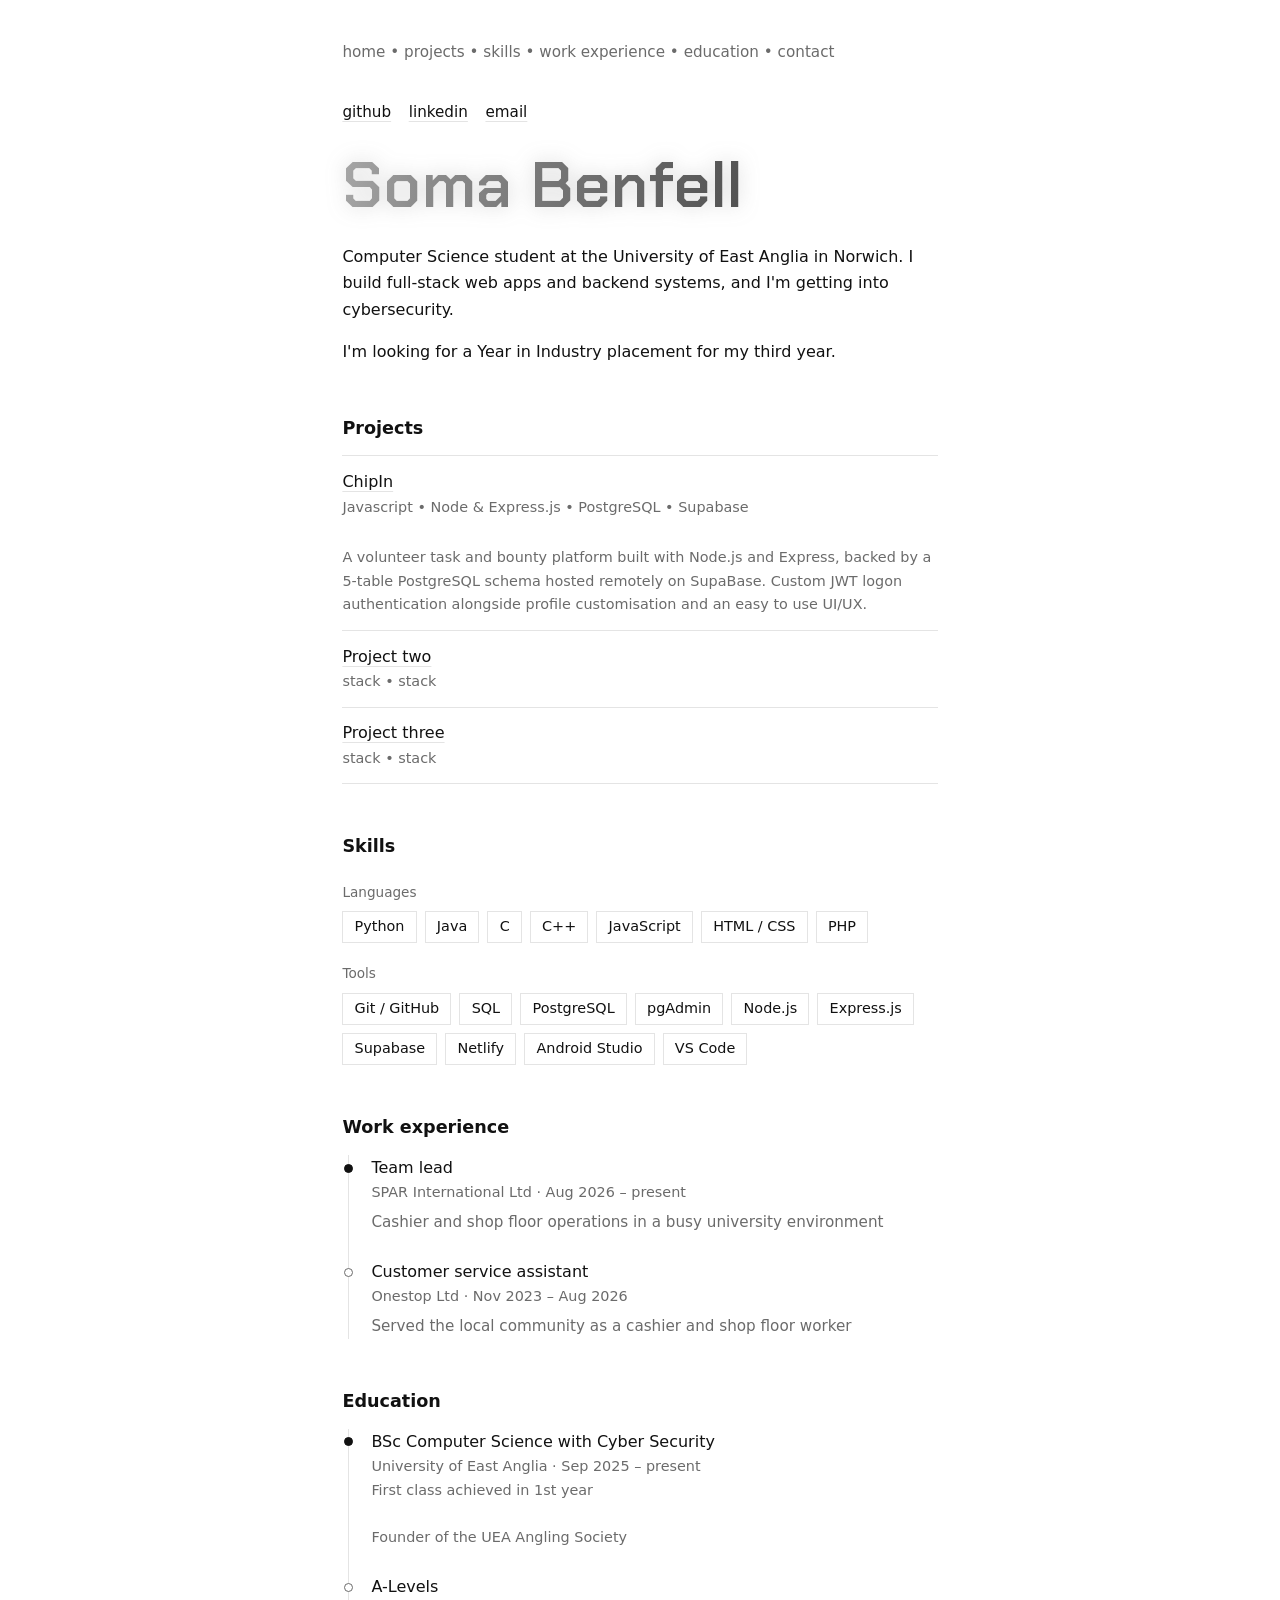
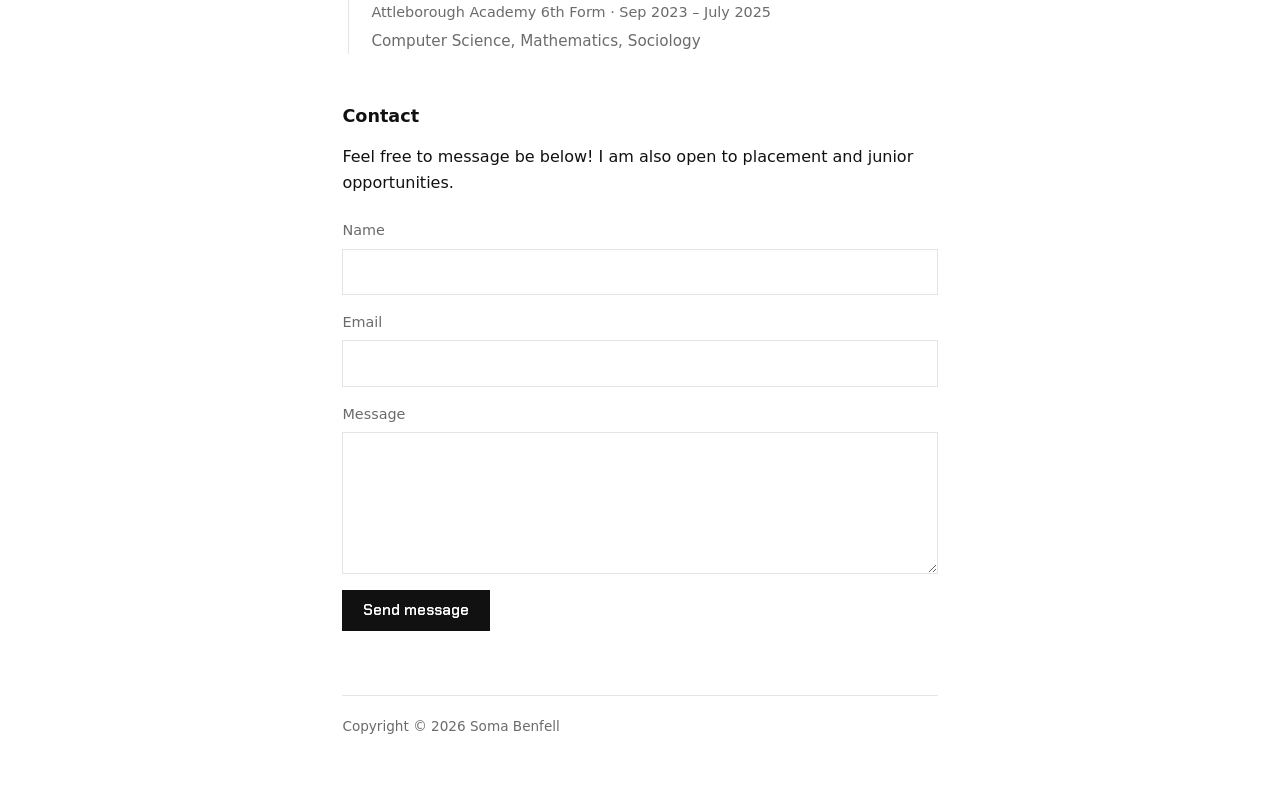
<file: src/index.html>
<!DOCTYPE html><html lang="en-GB"><head>
<meta charset="utf-8">
  <meta name="viewport" content="width=device-width, initial-scale=1, viewport-fit=cover">
  <title>Soma Benfell</title>
  <link href="https://fonts.googleapis.com/css2?family=Chakra+Petch:wght@500;600&amp;display=swap" rel="stylesheet">
  <link rel="stylesheet" href="style.css">
  <meta name="google-site-verification" content="8Ie3ItvUBBN1q95Z9qalbILp5SFRUJ_rhXZCoJmM5iY" />
</head>
<body style="direction: ltr; min-height: 901px;" dir="ltr" spellcheck="false">
  <!-- stars spread down the whole page, they scroll with the content -->
  <div class="sky" aria-hidden="true">
    <span class="star star-1"></span>
    <span class="star star-2"></span>
    <span class="star star-3"></span>
    <span class="star star-4"></span>
    <span class="star star-5"></span>
    <span class="star star-6"></span>
    <span class="star star-7"></span>
    <span class="star star-8"></span>
  </div>
  
  <div class="container" id="top">

    <nav>
      <a href="#top">home</a> •
      <a href="#projects">projects</a> •
      <a href="#skills">skills</a> •
      <a href="#experience">work experience</a> •
      <a href="#education">education</a> •
      <a href="#contact">contact</a>
    </nav>

    <div class="social-links">
      <a href="https://github.com/sbenf999">github</a>
      <a href="https://www.linkedin.com/in/soma-benfell-839848380/">linkedin</a>
      <a href="mailto:you@example.com">email</a>
    </div>

    <h1>Soma Benfell</h1>
    <p>
      Computer Science student at the University of East Anglia in Norwich. I build
      full-stack web apps and backend systems, and I'm getting into cybersecurity.
    </p>
    <p>I'm looking for a Year in Industry placement for my third year.</p>

    <!-- projects -->
    <h2 id="projects">Projects</h2>
    <ul class="project-list">
      <li>
        <a href="https://github.com/sbenf999/ChipIn">ChipIn</a>
        <p class="tags">Javascript • Node & Express.js • PostgreSQL • Supabase</p>
        <br><p class="tags">A volunteer task and bounty platform built with Node.js and Express, backed by a 5-table PostgreSQL schema hosted remotely on SupaBase. Custom JWT logon authentication alongside profile customisation and an easy to use UI/UX.</p>
      </li>
      <li>
        <a href="#">Project two</a>
        <p class="tags">stack • stack</p>
      </li>
      <li>
        <a href="#">Project three</a>
        <p class="tags">stack • stack</p>
      </li>
    </ul>

<!-- skills -->
    <h2 id="skills">Skills</h2>

    <h3>Languages</h3>
    <ul class="skill-list">
      <li>Python</li>
      <li>Java</li>
      <li>C</li>
      <li>C++</li>
      <li>JavaScript</li>
      <li>HTML / CSS</li>
      <li>PHP</li>
    </ul>

    <h3>Tools</h3>
    <ul class="skill-list">
      <li>Git / GitHub</li>
      <li>SQL</li>
      <li>PostgreSQL</li>
      <li>pgAdmin</li>
      <li>Node.js</li>
      <li>Express.js</li>
      <li>Supabase</li>
      <li>Netlify</li>
      <li>Android Studio</li>
      <li>VS Code</li>
    </ul>

    <!-- experience -->
    <h2 id="experience">Work experience</h2>
    <ol class="timeline">
      <li class="current">
        <strong>Team lead</strong>
        <span class="dates">SPAR International Ltd · Aug 2026 – present</span>
        <p><span style="font-family: inherit; font-size: var(--hcbe); white-space: pre-wrap; caret-color: rgba(0, 0, 0, 0.9);">Cashier and shop floor operations in a busy university environment </span></p>
      </li>
      <li>
        <strong>Customer service assistant</strong>
        <span class="dates">Onestop Ltd · Nov 2023 – Aug 2026</span>
        <p>Served the local community as a cashier and shop floor worker</p>
      </li>
    </ol>

    <!-- education -->
    <h2 id="education">Education</h2>
    <ol class="timeline">
      <li class="current">
        <strong>BSc Computer Science with Cyber Security</strong>
        <span class="dates">University of East Anglia · Sep 2025 – present</span><span class="dates">First class achieved in 1st year</span><span class="dates"><br></span><span class="dates">Founder of the UEA Angling Society</span>
      </li>
      <li>
        <strong>A-Levels</strong>
        <span class="dates">Attleborough Academy 6th Form · Sep 2023 – July 2025</span>
        <p>Computer Science, Mathematics, Sociology</p>
      </li>
    </ol>

    <!-- contact -->
    <h2 id="contact">Contact</h2>
    <p>
      Feel free to message be below! I am also open to placement and junior opportunities.
    </p>

    <form id="contact-form" method="post" action="/contact.php">
      <label>Name
        <input type="text" name="name" required>
      </label>
      <label>Email
        <input type="email" name="email" required>
      </label>
      <label>Message
        <textarea name="message" rows="5" required></textarea>
      </label>

      <div class="hp" aria-hidden="true">
        <label>Website
          <input type="text" name="website" tabindex="-1" autocomplete="off">
        </label>
      </div>
      <input type="hidden" name="started" value="">
 
      <button type="submit">Send message</button>
      <p id="form-status" role="status"></p>
    </form>

    <footer>
      <p>Copyright © 2026 Soma Benfell</p>
    </footer>

  </div>
  
  <div id="toast" class="toast" role="status" aria-live="polite"></div>

  <script src="script.js"></script>
</body></html>
</file>
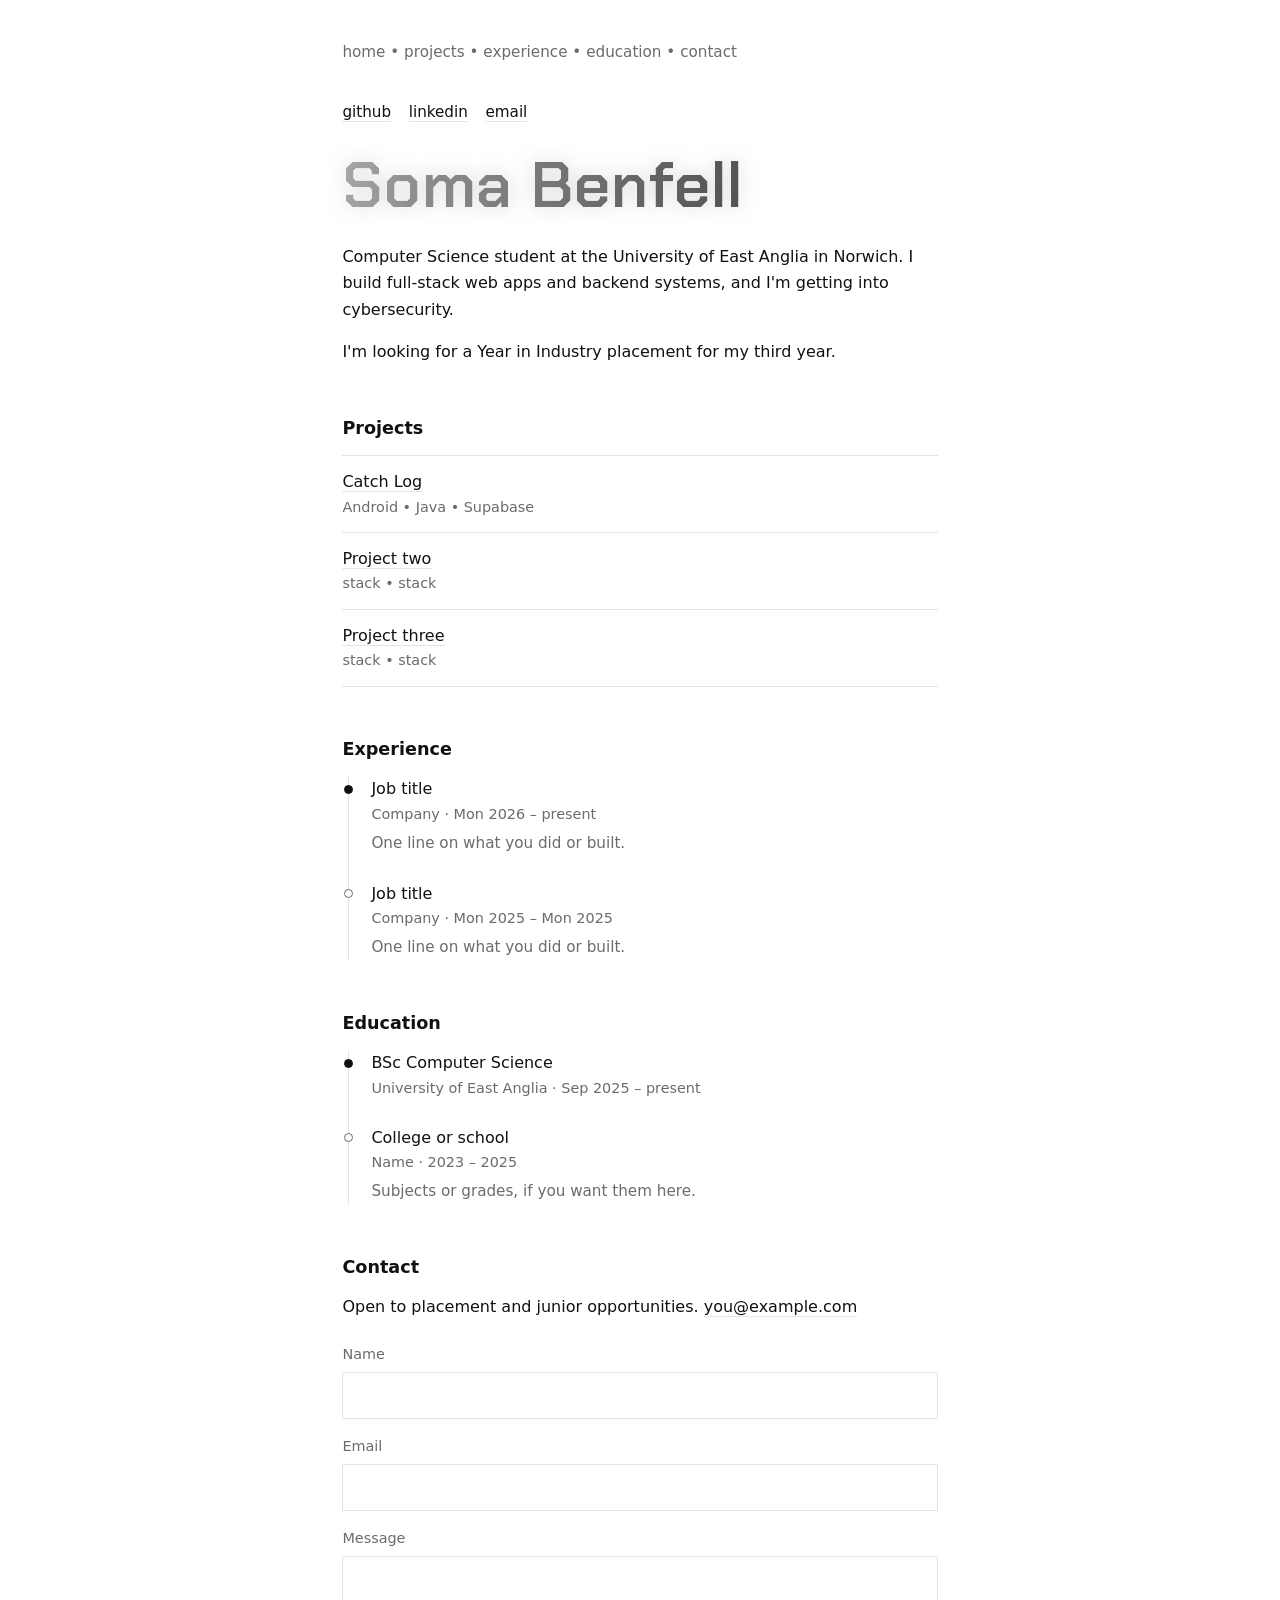
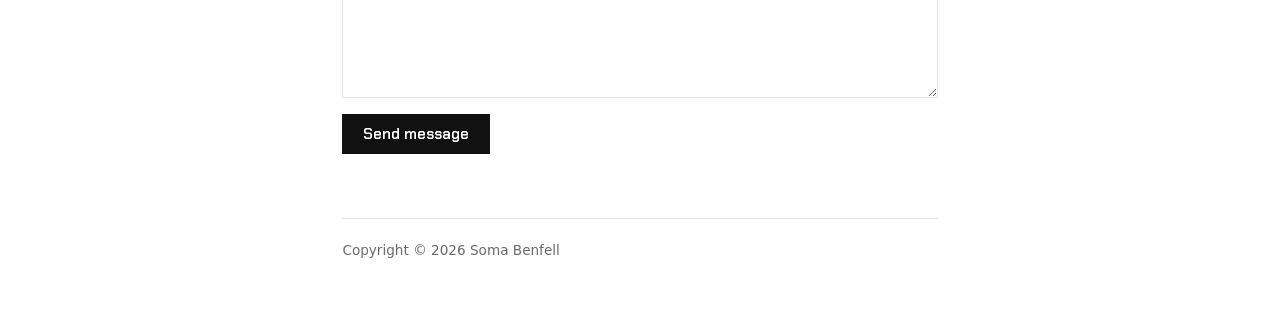
<file: index-3.html>
<!DOCTYPE html>
<html lang="en-GB">
<head>
  <meta charset="utf-8">
  <meta name="viewport" content="width=device-width, initial-scale=1, viewport-fit=cover">
  <title>Soma Benfell</title>
  <link href="https://fonts.googleapis.com/css2?family=Chakra+Petch:wght@500;600&display=swap" rel="stylesheet">
  <link rel="stylesheet" href="style.css">
</head>
<body>
  <div class="container" id="top">

    <nav>
      <a href="#top">home</a> •
      <a href="#projects">projects</a> •
      <a href="#experience">experience</a> •
      <a href="#education">education</a> •
      <a href="#contact">contact</a>
    </nav>

    <div class="social-links">
      <a href="#">github</a>
      <a href="#">linkedin</a>
      <a href="mailto:you@example.com">email</a>
    </div>

    <h1>Soma Benfell</h1>
    <p>
      Computer Science student at the University of East Anglia in Norwich. I build
      full-stack web apps and backend systems, and I'm getting into cybersecurity.
    </p>
    <p>I'm looking for a Year in Industry placement for my third year.</p>

    <!-- projects -->
    <h2 id="projects">Projects</h2>
    <ul class="project-list">
      <li>
        <a href="#">Catch Log</a>
        <p class="tags">Android • Java • Supabase</p>
      </li>
      <li>
        <a href="#">Project two</a>
        <p class="tags">stack • stack</p>
      </li>
      <li>
        <a href="#">Project three</a>
        <p class="tags">stack • stack</p>
      </li>
    </ul>

    <!-- experience -->
    <h2 id="experience">Experience</h2>
    <ol class="timeline">
      <li class="current">
        <strong>Job title</strong>
        <span class="dates">Company · Mon 2026 – present</span>
        <p>One line on what you did or built.</p>
      </li>
      <li>
        <strong>Job title</strong>
        <span class="dates">Company · Mon 2025 – Mon 2025</span>
        <p>One line on what you did or built.</p>
      </li>
    </ol>

    <!-- education -->
    <h2 id="education">Education</h2>
    <ol class="timeline">
      <li class="current">
        <strong>BSc Computer Science</strong>
        <span class="dates">University of East Anglia · Sep 2025 – present</span>
      </li>
      <li>
        <strong>College or school</strong>
        <span class="dates">Name · 2023 – 2025</span>
        <p>Subjects or grades, if you want them here.</p>
      </li>
    </ol>

    <!-- contact -->
    <h2 id="contact">Contact</h2>
    <p>
      Open to placement and junior opportunities.
      <a href="mailto:you@example.com">you@example.com</a>
    </p>

    <form id="contact-form">
      <label>Name
        <input type="text" name="name" required>
      </label>
      <label>Email
        <input type="email" name="email" required>
      </label>
      <label>Message
        <textarea name="message" rows="5" required></textarea>
      </label>
      <button type="submit">Send message</button>
      <p id="form-status" role="status"></p>
    </form>

    <footer>
      <p>Copyright © 2026 Soma Benfell</p>
    </footer>

  </div>

  <script src="script.js"></script>
</body>
</html>
</file>
<file: src/style.css>
/* ---------- colours ---------- */
:root {
  --bg: #ffffff;
  --text: #111111;
  --muted: #6b6b6b;
  --border: #e4e4e4;

  /* silver colours for the name animation */
  --silver-dark: #2f2f2f;
  --silver-mid: #8d8d8d;
  --silver-light: #d6d6d6;
  --glow: rgba(110, 110, 110, 0.28);

  /* colours for the background stars */
  --star: #7a7a7a;
  --star-glow: rgba(120, 120, 120, 0.35);

  /* keeps the page clear of the notch on phones */
  box-sizing: border-box;
  padding-top: env(safe-area-inset-top, 0px);
  padding-bottom: env(safe-area-inset-bottom, 0px);
}

/* dark mode, follows the device setting */
@media (prefers-color-scheme: dark) {
  :root:not([data-theme="light"]) {
    --bg: #0c0c0c;
    --text: #ededed;
    --muted: #8c8c8c;
    --border: #262626;
    --silver-dark: #8a8a8a;
    --silver-mid: #cfcfcf;
    --silver-light: #ffffff;
    --glow: rgba(225, 225, 225, 0.3);
    --star: #ffffff;
    --star-glow: rgba(255, 255, 255, 0.5);
  }
}

/* the hosting page can also force dark mode with data-theme */
:root[data-theme="dark"] {
  --bg: #0c0c0c;
  --text: #ededed;
  --muted: #8c8c8c;
  --border: #262626;
  --silver-dark: #8a8a8a;
  --silver-mid: #cfcfcf;
  --silver-light: #ffffff;
  --glow: rgba(225, 225, 225, 0.3);
  --star: #ffffff;
  --star-glow: rgba(255, 255, 255, 0.5);
}

/* ---------- basics ---------- */
*,
*::before,
*::after {
  box-sizing: inherit;
}

html {
  scroll-behavior: smooth;
}

body {
  position: relative;
  margin: 0;
  background: var(--bg);
  color: var(--text);
  font-family: system-ui, -apple-system, "Segoe UI", Roboto, sans-serif;
  font-size: 1rem;
  line-height: 1.65;
}

.container {
  max-width: 40rem;
  margin: 0 auto;
  padding: 2.5rem 1.4rem 3rem;
}

a {
  color: var(--text);
  text-decoration: underline;
  text-decoration-color: var(--border);
  text-underline-offset: 4px;
}

a:hover {
  text-decoration-color: currentColor;
}

a:focus-visible {
  outline: 2px solid currentColor;
  outline-offset: 3px;
}

p {
  margin: 0 0 1rem;
}

/* ---------- top of the page ---------- */
nav {
  color: var(--muted);
  font-size: 0.95rem;
}

nav a {
  color: var(--muted);
  text-decoration: none;
}

nav a:hover {
  color: var(--text);
}

.social-links {
  display: flex;
  gap: 1.1rem;
  margin: 2.2rem 0 1.6rem;
  font-size: 0.95rem;
}

/* name with the silver shimmer */
h1 {
  margin: 0 0 1.1rem;
  padding-bottom: 0.08em;
  font-family: "Chakra Petch", ui-monospace, system-ui, sans-serif;
  font-size: clamp(2.6rem, 10vw, 4rem);
  font-weight: 600;
  line-height: 1.1;
  letter-spacing: 0.01em;

  background: linear-gradient(
    100deg,
    var(--silver-dark) 0%,
    var(--silver-mid) 35%,
    var(--silver-light) 50%,
    var(--silver-mid) 65%,
    var(--silver-dark) 100%
  );
  background-size: 250% 100%;
  background-position: 100% 0;
  -webkit-background-clip: text;
  background-clip: text;
  -webkit-text-fill-color: transparent;
  color: transparent;

  filter: drop-shadow(0 0 10px var(--glow));
  animation: shimmer 7s ease-in-out infinite alternate, glow 5s ease-in-out infinite;
}

@keyframes shimmer {
  to {
    background-position: 0 0;
  }
}

@keyframes glow {
  50% {
    filter: drop-shadow(0 0 20px var(--glow));
  }
}

h2 {
  margin: 3rem 0 0.8rem;
  font-size: 1.1rem;
  font-weight: 600;
}

/* ---------- projects ---------- */
.project-list {
  list-style: none;
  margin: 0;
  padding: 0;
}

.project-list li {
  padding: 0.8rem 0;
  border-top: 1px solid var(--border);
}

.project-list li:last-child {
  border-bottom: 1px solid var(--border);
}

.project-list a {
  font-weight: 500;
}

.tags {
  margin: 0;
  color: var(--muted);
  font-size: 0.9rem;
}

/* ---------- skills ---------- */
h3 {
  margin: 1.2rem 0 0.5rem;
  color: var(--muted);
  font-size: 0.85rem;
  font-weight: 500;
}

.skill-list {
  display: flex;
  flex-wrap: wrap;
  gap: 0.5rem;
  list-style: none;
  margin: 0 0 0.5rem;
  padding: 0;
}

.skill-list li {
  padding: 0.2rem 0.7rem;
  border: 1px solid var(--border);
  font-size: 0.9rem;
}

/* ---------- timelines (experience + education) ---------- */
.timeline {
  list-style: none;
  margin: 0.4rem 0 0 0.35rem;
  padding: 0 0 0 1.4rem;
  border-left: 1px solid var(--border);
}

.timeline li {
  position: relative;
  padding-bottom: 1.5rem;
}

.timeline li:last-child {
  padding-bottom: 0;
}

/* the dot on the line */
.timeline li::before {
  content: "";
  position: absolute;
  left: calc(-1.4rem - 5px);
  top: 0.55rem;
  width: 9px;
  height: 9px;
  border-radius: 50%;
  background: var(--bg);
  border: 1.5px solid var(--muted);
}

.timeline li.current::before {
  background: var(--text);
  border-color: var(--text);
}

.timeline strong {
  display: block;
  font-weight: 500;
}

.dates {
  display: block;
  color: var(--muted);
  font-size: 0.9rem;
}

.timeline p {
  margin: 0.3rem 0 0;
  color: var(--muted);
  font-size: 0.95rem;
}

/* ---------- contact form ---------- */
form {
  margin-top: 1.4rem;
}

label {
  display: block;
  margin-bottom: 1rem;
  color: var(--muted);
  font-size: 0.9rem;
}

input,
textarea {
  display: block;
  width: 100%;
  margin-top: 0.35rem;
  padding: 0.65rem 0.8rem;
  font: inherit;
  color: var(--text);
  background: transparent;
  border: 1px solid var(--border);
  border-radius: 0;
}

textarea {
  min-height: 7rem;
  resize: vertical;
}

input:focus,
textarea:focus {
  border-color: var(--text);
}

button {
  padding: 0.65rem 1.3rem;
  font-family: "Chakra Petch", system-ui, sans-serif;
  font-size: 0.95rem;
  font-weight: 600;
  color: var(--bg);
  background: var(--text);
  border: 0;
  border-radius: 0;
  cursor: pointer;
}

button:hover {
  opacity: 0.8;
}

button:disabled {
  opacity: 0.5;
  cursor: not-allowed;
}

/* honeypot field, moved off screen so people never see it */
.hp {
  position: absolute;
  left: -9999px;
  width: 1px;
  height: 1px;
  overflow: hidden;
}

/* ---------- popup message ---------- */
.toast {
  position: fixed;
  left: 50%;
  bottom: calc(1.5rem + env(safe-area-inset-bottom, 0px));
  z-index: 10;
  max-width: min(90vw, 24rem);
  padding: 0.7rem 1.1rem;
  background: var(--text);
  color: var(--bg);
  font-size: 0.95rem;
  opacity: 0;
  transform: translate(-50%, 1rem);
  pointer-events: none;
  transition: opacity 0.25s, transform 0.25s;
}

.toast.show {
  opacity: 1;
  transform: translate(-50%, 0);
}

.toast.error {
  border-left: 4px solid #e5484d;
}

/* ---------- footer ---------- */
footer {
  margin-top: 4rem;
  padding-top: 1.2rem;
  border-top: 1px solid var(--border);
  color: var(--muted);
  font-size: 0.85rem;
}

footer p {
  margin: 0;
}

/* ---------- 404 page ---------- */
/* min-height so the stars have the whole screen to sit in */
body.error-page {
  min-height: 100vh;
  min-height: 100dvh;
}

.error-code {
  margin-top: 3rem;
  font-size: clamp(4.5rem, 20vw, 8rem);
}

/* ---------- background stars ---------- */
/* small stars spread down the whole page. The sky is as tall as the page
   (body is position: relative), so the stars scroll with the content and
   you run into new ones as you go down. They also drift slowly sideways. */
.sky {
  position: absolute;
  top: 0;
  left: 0;
  width: 100%;
  height: 100%;
  overflow: hidden;
  pointer-events: none;
  z-index: -1;
}

.star {
  position: absolute;
  top: var(--top);
  left: 0;
  width: var(--size);
  height: var(--size);
  opacity: 0;
  filter: drop-shadow(0 0 3px var(--star-glow));
  animation: drift var(--duration) linear infinite;
  animation-delay: var(--delay);
  will-change: transform;
}

/* the little four point star shape, with a slow twinkle */
.star::before {
  content: "";
  display: block;
  width: 100%;
  height: 100%;
  background: var(--star);
  clip-path: polygon(50% 0, 57% 43%, 100% 50%, 57% 57%, 50% 100%, 43% 57%, 0 50%, 43% 43%);
  animation: twinkle calc(var(--duration) / 20) ease-in-out infinite alternate;
  animation-delay: var(--delay);
}

@keyframes twinkle {
  from {
    opacity: 0.55;
    transform: scale(0.85);
  }
  to {
    opacity: 1;
    transform: scale(1);
  }
}

/* each star has its own height on the page, size, direction and speed */
.star-1 {
  --size: 9px;
  --top: 5%;
  --x0: -5vw;
  --x1: 105vw;
  --dy: 40px;
  --duration: 120s;
  --delay: -30s;
}

.star-2 {
  --size: 6px;
  --top: 17%;
  --x0: 105vw;
  --x1: -5vw;
  --dy: -30px;
  --duration: 150s;
  --delay: -100s;
}

.star-3 {
  --size: 9px;
  --top: 27%;
  --x0: -5vw;
  --x1: 105vw;
  --dy: 50px;
  --duration: 105s;
  --delay: -70s;
}

.star-4 {
  --size: 6px;
  --top: 41%;
  --x0: 105vw;
  --x1: -5vw;
  --dy: -40px;
  --duration: 135s;
  --delay: -20s;
}

.star-5 {
  --size: 9px;
  --top: 53%;
  --x0: -5vw;
  --x1: 105vw;
  --dy: 30px;
  --duration: 115s;
  --delay: -90s;
}

.star-6 {
  --size: 6px;
  --top: 66%;
  --x0: 105vw;
  --x1: -5vw;
  --dy: 45px;
  --duration: 145s;
  --delay: -50s;
}

.star-7 {
  --size: 9px;
  --top: 77%;
  --x0: -5vw;
  --x1: 105vw;
  --dy: -35px;
  --duration: 125s;
  --delay: -10s;
}

.star-8 {
  --size: 6px;
  --top: 91%;
  --x0: 105vw;
  --x1: -5vw;
  --dy: 25px;
  --duration: 110s;
  --delay: -80s;
}

@keyframes drift {
  0% {
    transform: translate(var(--x0), 0);
    opacity: 0;
  }
  8%, 92% {
    opacity: 0.85;
  }
  100% {
    transform: translate(var(--x1), var(--dy));
    opacity: 0;
  }
}

/* turn off the name animation if the user prefers less motion */
@media (prefers-reduced-motion: reduce) {
  html {
    scroll-behavior: auto;
  }

  h1 {
    animation: none;
  }

  .sky {
    display: none;
  }

  .toast {
    transition: none;
  }
}
</file>
<file: style.css>
/* ---------- colours ---------- */
:root {
  --bg: #ffffff;
  --text: #111111;
  --muted: #6b6b6b;
  --border: #e4e4e4;

  /* silver colours for the name animation */
  --silver-dark: #2f2f2f;
  --silver-mid: #8d8d8d;
  --silver-light: #d6d6d6;
  --glow: rgba(110, 110, 110, 0.28);

  /* keeps the page clear of the notch on phones */
  box-sizing: border-box;
  padding-top: env(safe-area-inset-top, 0px);
  padding-bottom: env(safe-area-inset-bottom, 0px);
}

/* dark mode, follows the device setting */
@media (prefers-color-scheme: dark) {
  :root:not([data-theme="light"]) {
    --bg: #0c0c0c;
    --text: #ededed;
    --muted: #8c8c8c;
    --border: #262626;
    --silver-dark: #8a8a8a;
    --silver-mid: #cfcfcf;
    --silver-light: #ffffff;
    --glow: rgba(225, 225, 225, 0.3);
  }
}

/* the hosting page can also force dark mode with data-theme */
:root[data-theme="dark"] {
  --bg: #0c0c0c;
  --text: #ededed;
  --muted: #8c8c8c;
  --border: #262626;
  --silver-dark: #8a8a8a;
  --silver-mid: #cfcfcf;
  --silver-light: #ffffff;
  --glow: rgba(225, 225, 225, 0.3);
}

/* ---------- basics ---------- */
*,
*::before,
*::after {
  box-sizing: inherit;
}

html {
  scroll-behavior: smooth;
}

body {
  margin: 0;
  background: var(--bg);
  color: var(--text);
  font-family: system-ui, -apple-system, "Segoe UI", Roboto, sans-serif;
  font-size: 1rem;
  line-height: 1.65;
}

.container {
  max-width: 40rem;
  margin: 0 auto;
  padding: 2.5rem 1.4rem 3rem;
}

a {
  color: var(--text);
  text-decoration: underline;
  text-decoration-color: var(--border);
  text-underline-offset: 4px;
}

a:hover {
  text-decoration-color: currentColor;
}

a:focus-visible {
  outline: 2px solid currentColor;
  outline-offset: 3px;
}

p {
  margin: 0 0 1rem;
}

/* ---------- top of the page ---------- */
nav {
  color: var(--muted);
  font-size: 0.95rem;
}

nav a {
  color: var(--muted);
  text-decoration: none;
}

nav a:hover {
  color: var(--text);
}

.social-links {
  display: flex;
  gap: 1.1rem;
  margin: 2.2rem 0 1.6rem;
  font-size: 0.95rem;
}

/* name with the silver shimmer */
h1 {
  margin: 0 0 1.1rem;
  padding-bottom: 0.08em;
  font-family: "Chakra Petch", ui-monospace, system-ui, sans-serif;
  font-size: clamp(2.6rem, 10vw, 4rem);
  font-weight: 600;
  line-height: 1.1;
  letter-spacing: 0.01em;

  background: linear-gradient(
    100deg,
    var(--silver-dark) 0%,
    var(--silver-mid) 35%,
    var(--silver-light) 50%,
    var(--silver-mid) 65%,
    var(--silver-dark) 100%
  );
  background-size: 250% 100%;
  background-position: 100% 0;
  -webkit-background-clip: text;
  background-clip: text;
  -webkit-text-fill-color: transparent;
  color: transparent;

  filter: drop-shadow(0 0 10px var(--glow));
  animation: shimmer 7s ease-in-out infinite alternate, glow 5s ease-in-out infinite;
}

@keyframes shimmer {
  to {
    background-position: 0 0;
  }
}

@keyframes glow {
  50% {
    filter: drop-shadow(0 0 20px var(--glow));
  }
}

h2 {
  margin: 3rem 0 0.8rem;
  font-size: 1.1rem;
  font-weight: 600;
}

/* ---------- projects ---------- */
.project-list {
  list-style: none;
  margin: 0;
  padding: 0;
}

.project-list li {
  padding: 0.8rem 0;
  border-top: 1px solid var(--border);
}

.project-list li:last-child {
  border-bottom: 1px solid var(--border);
}

.project-list a {
  font-weight: 500;
}

.tags {
  margin: 0;
  color: var(--muted);
  font-size: 0.9rem;
}

/* ---------- timelines (experience + education) ---------- */
.timeline {
  list-style: none;
  margin: 0.4rem 0 0 0.35rem;
  padding: 0 0 0 1.4rem;
  border-left: 1px solid var(--border);
}

.timeline li {
  position: relative;
  padding-bottom: 1.5rem;
}

.timeline li:last-child {
  padding-bottom: 0;
}

/* the dot on the line */
.timeline li::before {
  content: "";
  position: absolute;
  left: calc(-1.4rem - 5px);
  top: 0.55rem;
  width: 9px;
  height: 9px;
  border-radius: 50%;
  background: var(--bg);
  border: 1.5px solid var(--muted);
}

.timeline li.current::before {
  background: var(--text);
  border-color: var(--text);
}

.timeline strong {
  display: block;
  font-weight: 500;
}

.dates {
  display: block;
  color: var(--muted);
  font-size: 0.9rem;
}

.timeline p {
  margin: 0.3rem 0 0;
  color: var(--muted);
  font-size: 0.95rem;
}

/* ---------- contact form ---------- */
form {
  margin-top: 1.4rem;
}

label {
  display: block;
  margin-bottom: 1rem;
  color: var(--muted);
  font-size: 0.9rem;
}

input,
textarea {
  display: block;
  width: 100%;
  margin-top: 0.35rem;
  padding: 0.65rem 0.8rem;
  font: inherit;
  color: var(--text);
  background: transparent;
  border: 1px solid var(--border);
  border-radius: 0;
}

textarea {
  min-height: 7rem;
  resize: vertical;
}

input:focus,
textarea:focus {
  border-color: var(--text);
}

button {
  padding: 0.65rem 1.3rem;
  font-family: "Chakra Petch", system-ui, sans-serif;
  font-size: 0.95rem;
  font-weight: 600;
  color: var(--bg);
  background: var(--text);
  border: 0;
  border-radius: 0;
  cursor: pointer;
}

button:hover {
  opacity: 0.8;
}

#form-status {
  margin: 0.9rem 0 0;
  color: var(--muted);
  font-size: 0.9rem;
}

/* ---------- footer ---------- */
footer {
  margin-top: 4rem;
  padding-top: 1.2rem;
  border-top: 1px solid var(--border);
  color: var(--muted);
  font-size: 0.85rem;
}

footer p {
  margin: 0;
}

/* turn off the name animation if the user prefers less motion */
@media (prefers-reduced-motion: reduce) {
  html {
    scroll-behavior: auto;
  }

  h1 {
    animation: none;
  }
}
</file>
